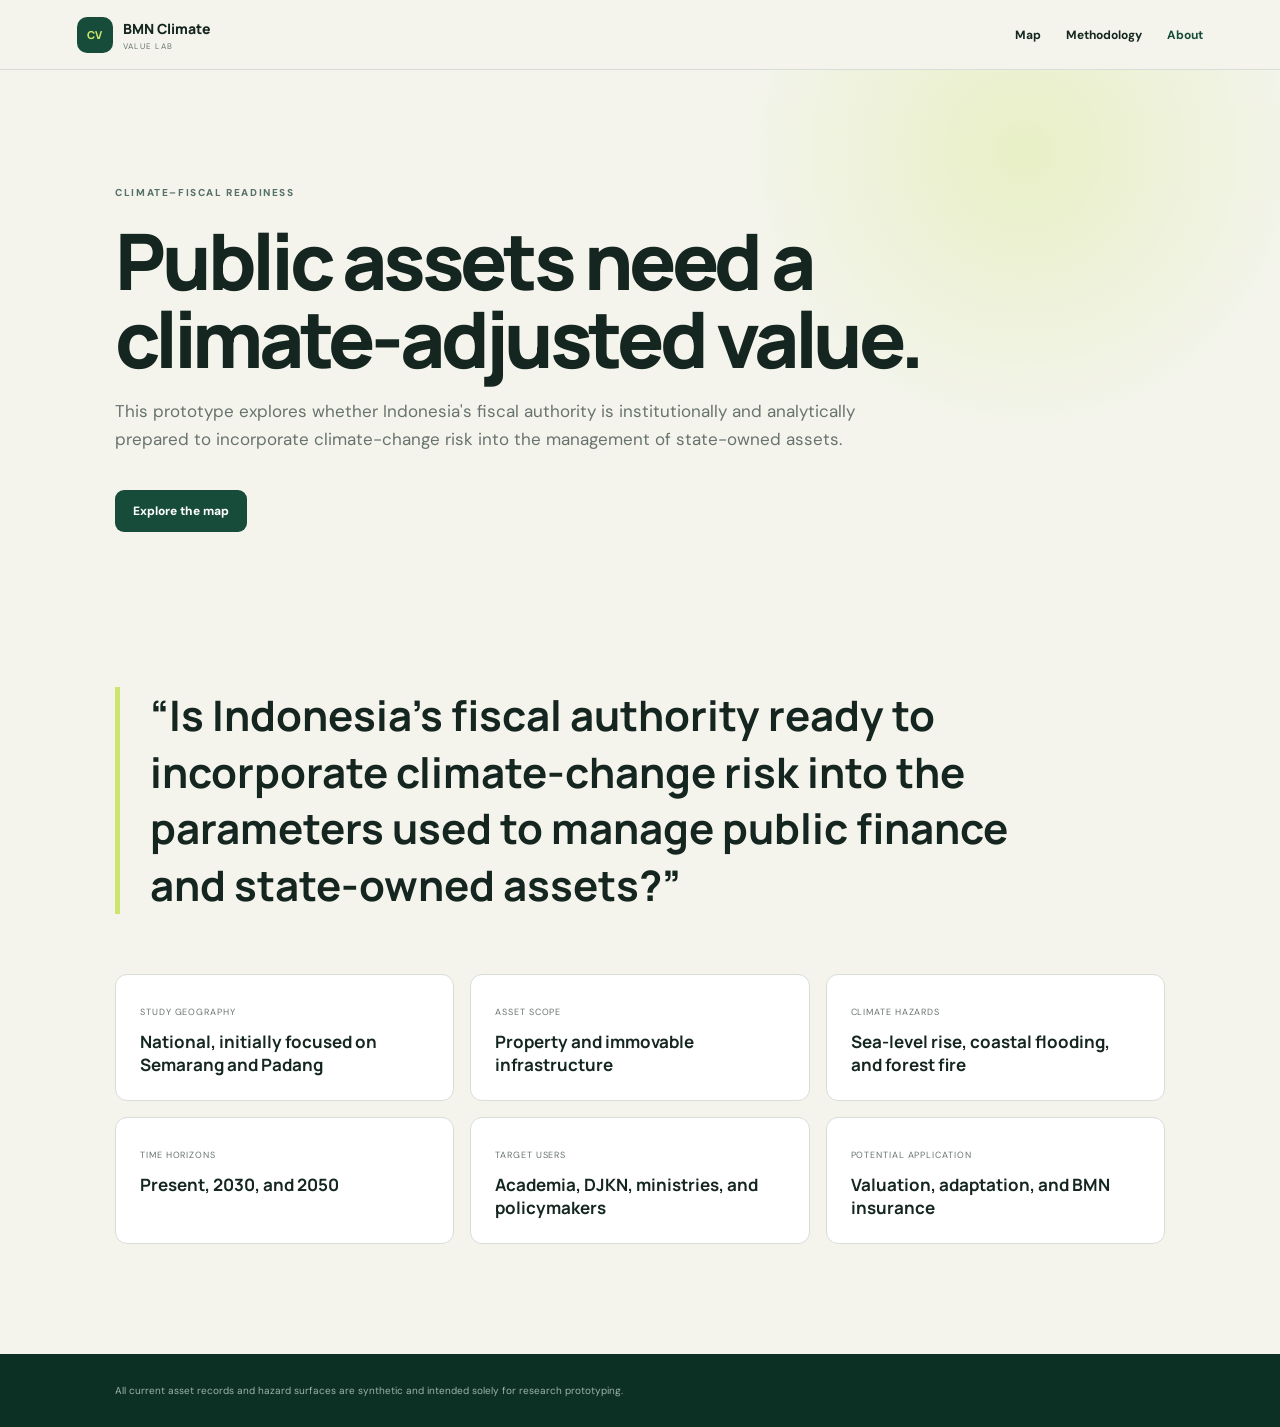
<file: sosaf-map/about.html>
<!doctype html><html lang="en"><head><meta charset="utf-8"><meta name="viewport" content="width=device-width,initial-scale=1"><title>About — BMN Climate Value Lab</title><link href="https://fonts.googleapis.com/css2?family=DM+Sans:wght@400;500;600;700&family=Manrope:wght@600;700;800&display=swap" rel="stylesheet"><link rel="stylesheet" href="narrative.css"></head><body><header class="page-header"><a class="brand" href="index.html"><span class="brand-mark">CV</span><span><strong>BMN Climate</strong><small>Value Lab</small></span></a><nav><a href="index.html">Map</a><a href="methodology.html">Methodology</a><a class="active" href="about.html">About</a></nav></header><main><section class="hero"><span class="eyebrow">CLIMATE–FISCAL READINESS</span><h1>Public assets need a climate-adjusted value.</h1><p>This prototype explores whether Indonesia's fiscal authority is institutionally and analytically prepared to incorporate climate-change risk into the management of state-owned assets.</p><a class="button" href="index.html">Explore the map</a></section><section class="content"><blockquote class="question">“Is Indonesia’s fiscal authority ready to incorporate climate-change risk into the parameters used to manage public finance and state-owned assets?”</blockquote><div class="scope"><article><span>Study geography</span><strong>National, initially focused on Semarang and Padang</strong></article><article><span>Asset scope</span><strong>Property and immovable infrastructure</strong></article><article><span>Climate hazards</span><strong>Sea-level rise, coastal flooding, and forest fire</strong></article><article><span>Time horizons</span><strong>Present, 2030, and 2050</strong></article><article><span>Target users</span><strong>Academia, DJKN, ministries, and policymakers</strong></article><article><span>Potential application</span><strong>Valuation, adaptation, and BMN insurance</strong></article></div></section></main><footer>All current asset records and hazard surfaces are synthetic and intended solely for research prototyping.</footer></body></html>
</file>
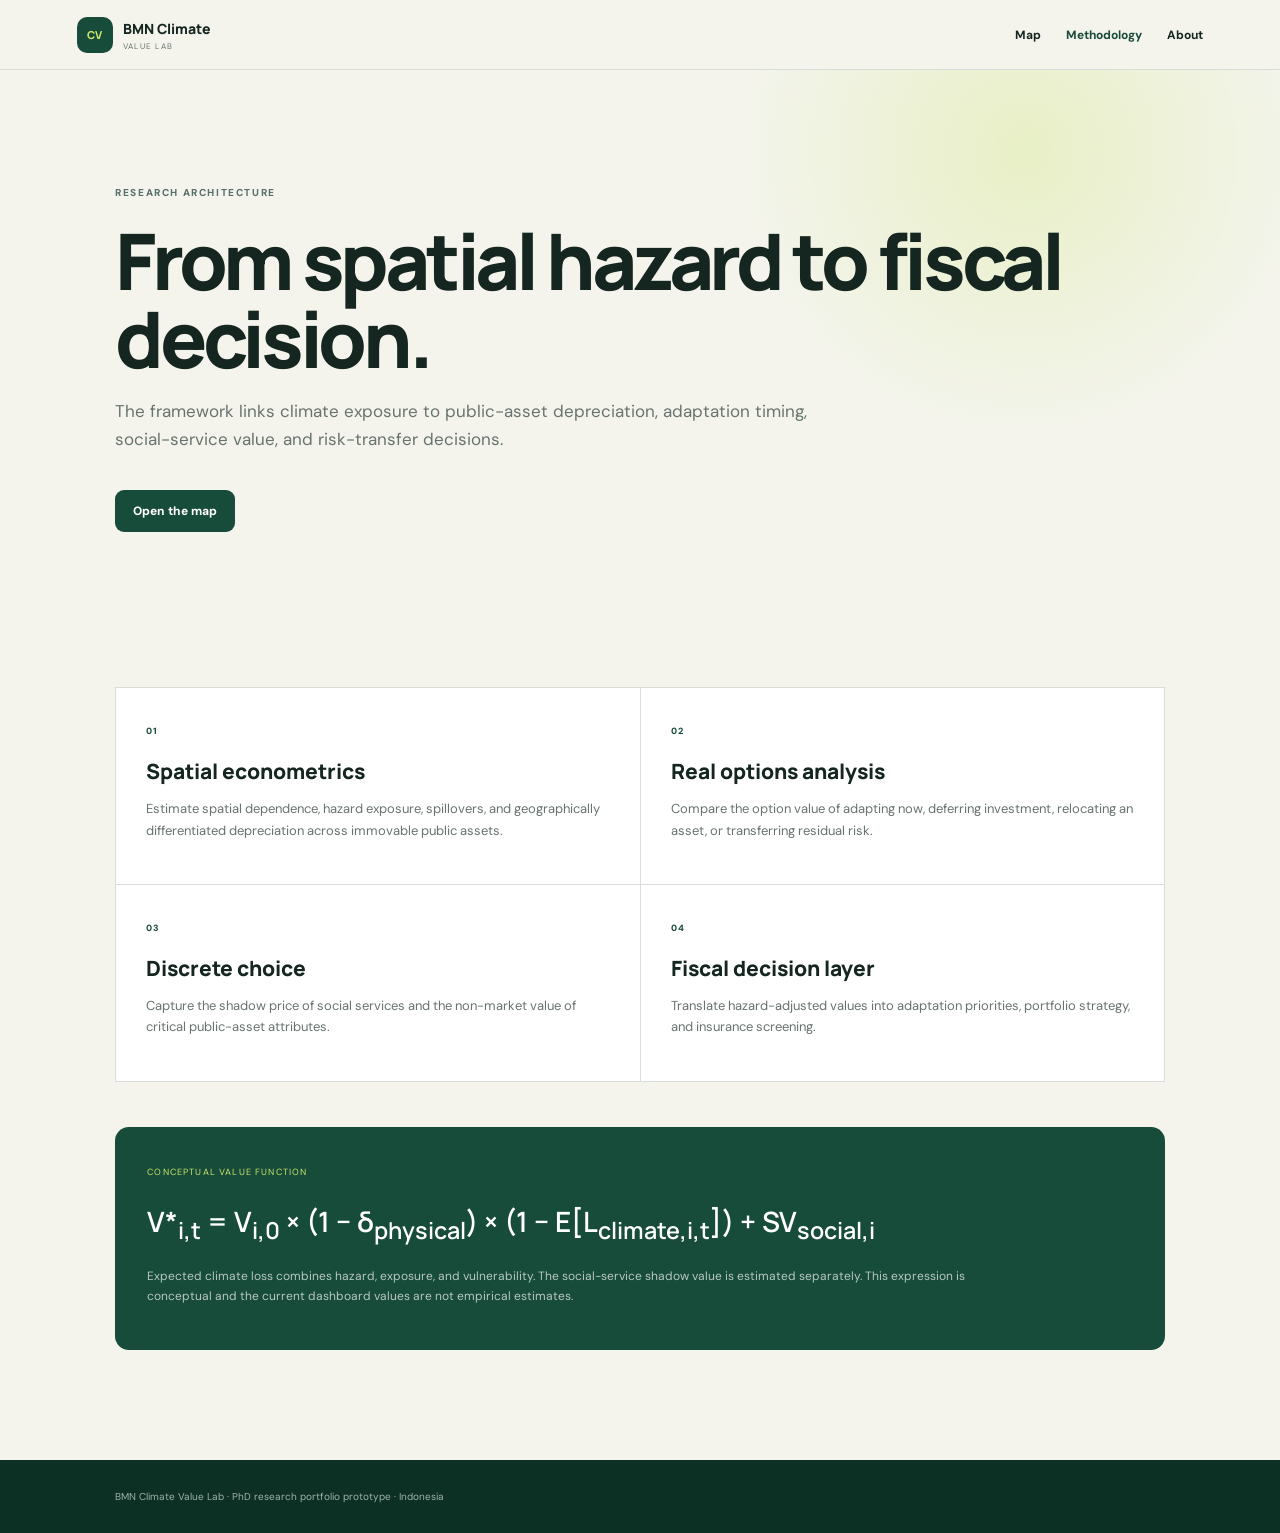
<file: sosaf-map/methodology.html>
<!doctype html><html lang="en"><head><meta charset="utf-8"><meta name="viewport" content="width=device-width,initial-scale=1"><title>Methodology — BMN Climate Value Lab</title><link href="https://fonts.googleapis.com/css2?family=DM+Sans:wght@400;500;600;700&family=Manrope:wght@600;700;800&display=swap" rel="stylesheet"><link rel="stylesheet" href="narrative.css"></head><body><header class="page-header"><a class="brand" href="index.html"><span class="brand-mark">CV</span><span><strong>BMN Climate</strong><small>Value Lab</small></span></a><nav><a href="index.html">Map</a><a class="active" href="methodology.html">Methodology</a><a href="about.html">About</a></nav></header><main><section class="hero"><span class="eyebrow">RESEARCH ARCHITECTURE</span><h1>From spatial hazard to fiscal decision.</h1><p>The framework links climate exposure to public-asset depreciation, adaptation timing, social-service value, and risk-transfer decisions.</p><a class="button" href="index.html">Open the map</a></section><section class="content"><div class="grid"><article><span>01</span><h2>Spatial econometrics</h2><p>Estimate spatial dependence, hazard exposure, spillovers, and geographically differentiated depreciation across immovable public assets.</p></article><article><span>02</span><h2>Real options analysis</h2><p>Compare the option value of adapting now, deferring investment, relocating an asset, or transferring residual risk.</p></article><article><span>03</span><h2>Discrete choice</h2><p>Capture the shadow price of social services and the non-market value of critical public-asset attributes.</p></article><article><span>04</span><h2>Fiscal decision layer</h2><p>Translate hazard-adjusted values into adaptation priorities, portfolio strategy, and insurance screening.</p></article></div><div class="formula"><span>CONCEPTUAL VALUE FUNCTION</span><code>V*<sub>i,t</sub> = V<sub>i,0</sub> × (1 − δ<sub>physical</sub>) × (1 − E[L<sub>climate,i,t</sub>]) + SV<sub>social,i</sub></code><p>Expected climate loss combines hazard, exposure, and vulnerability. The social-service shadow value is estimated separately. This expression is conceptual and the current dashboard values are not empirical estimates.</p></div></section></main><footer>BMN Climate Value Lab · PhD research portfolio prototype · Indonesia</footer></body></html>
</file>
<file: sosaf-map/narrative.css>
:root{--ink:#14261f;--muted:#68736e;--paper:#f4f4ed;--white:#fff;--green:#174b3a;--lime:#cce66b;--line:#d8ddd7}*{box-sizing:border-box}html{scroll-behavior:smooth}body{margin:0;background:var(--paper);color:var(--ink);font-family:"DM Sans",sans-serif}a{color:inherit;text-decoration:none}.page-header{height:70px;padding:0 clamp(22px,6vw,90px);display:flex;align-items:center;background:rgba(244,244,237,.95);border-bottom:1px solid var(--line);position:sticky;top:0;z-index:10}.brand{display:flex;align-items:center;gap:10px;margin-right:auto}.brand-mark{width:36px;height:36px;border-radius:10px;background:var(--green);color:var(--lime);display:grid;place-items:center;font:800 11px Manrope}.brand span:last-child{display:flex;flex-direction:column;line-height:1}.brand strong{font:800 14px Manrope}.brand small{font-size:8px;letter-spacing:.16em;text-transform:uppercase;color:var(--muted);margin-top:4px}.page-header nav{display:flex;gap:25px;font-size:12px;font-weight:700}.page-header nav a.active{color:var(--green)}.hero{padding:110px clamp(24px,9vw,140px) 80px;background:radial-gradient(circle at 80% 15%,rgba(204,230,107,.3),transparent 26%)}.eyebrow{font-size:10px;letter-spacing:.16em;font-weight:800;color:#557168}.hero h1{font:800 clamp(44px,7vw,78px)/1 Manrope;letter-spacing:-.055em;max-width:950px;margin:20px 0}.hero p{font-size:17px;line-height:1.65;color:var(--muted);max-width:740px}.button{display:inline-block;background:var(--green);color:#fff;padding:13px 18px;border-radius:9px;font-size:12px;font-weight:800;margin-top:20px}.content{padding:75px clamp(24px,9vw,140px) 110px}.grid{display:grid;grid-template-columns:repeat(2,1fr);gap:1px;background:var(--line);border:1px solid var(--line)}.grid article{background:var(--white);padding:30px}.grid span{font-size:9px;letter-spacing:.12em;color:var(--green);font-weight:800}.grid h2{font:800 21px Manrope;margin:18px 0 10px}.grid p{font-size:13px;line-height:1.65;color:var(--muted)}.formula{margin-top:45px;background:var(--green);color:#fff;padding:32px;border-radius:14px}.formula span{font-size:9px;letter-spacing:.13em;color:var(--lime)}.formula code{display:block;font:600 clamp(17px,2.5vw,28px) Manrope;margin:22px 0;overflow:auto}.formula p{color:#b8c8c1;font-size:12px;line-height:1.6;max-width:850px}.question{font:700 clamp(24px,4vw,42px)/1.35 Manrope;max-width:900px;border-left:5px solid var(--lime);padding-left:30px;margin:0 0 60px}.scope{display:grid;grid-template-columns:repeat(3,1fr);gap:16px}.scope article{background:#fff;border:1px solid var(--line);border-radius:12px;padding:24px}.scope span{font-size:9px;text-transform:uppercase;letter-spacing:.1em;color:var(--muted)}.scope strong{display:block;font:700 17px Manrope;margin-top:10px}footer{background:#0d3025;color:#9eb2aa;padding:30px clamp(24px,9vw,140px);font-size:10px}@media(max-width:720px){.page-header{padding:0 16px}.page-header nav{gap:13px}.grid,.scope{grid-template-columns:1fr}.hero,.content{padding-left:22px;padding-right:22px}}
</file>
